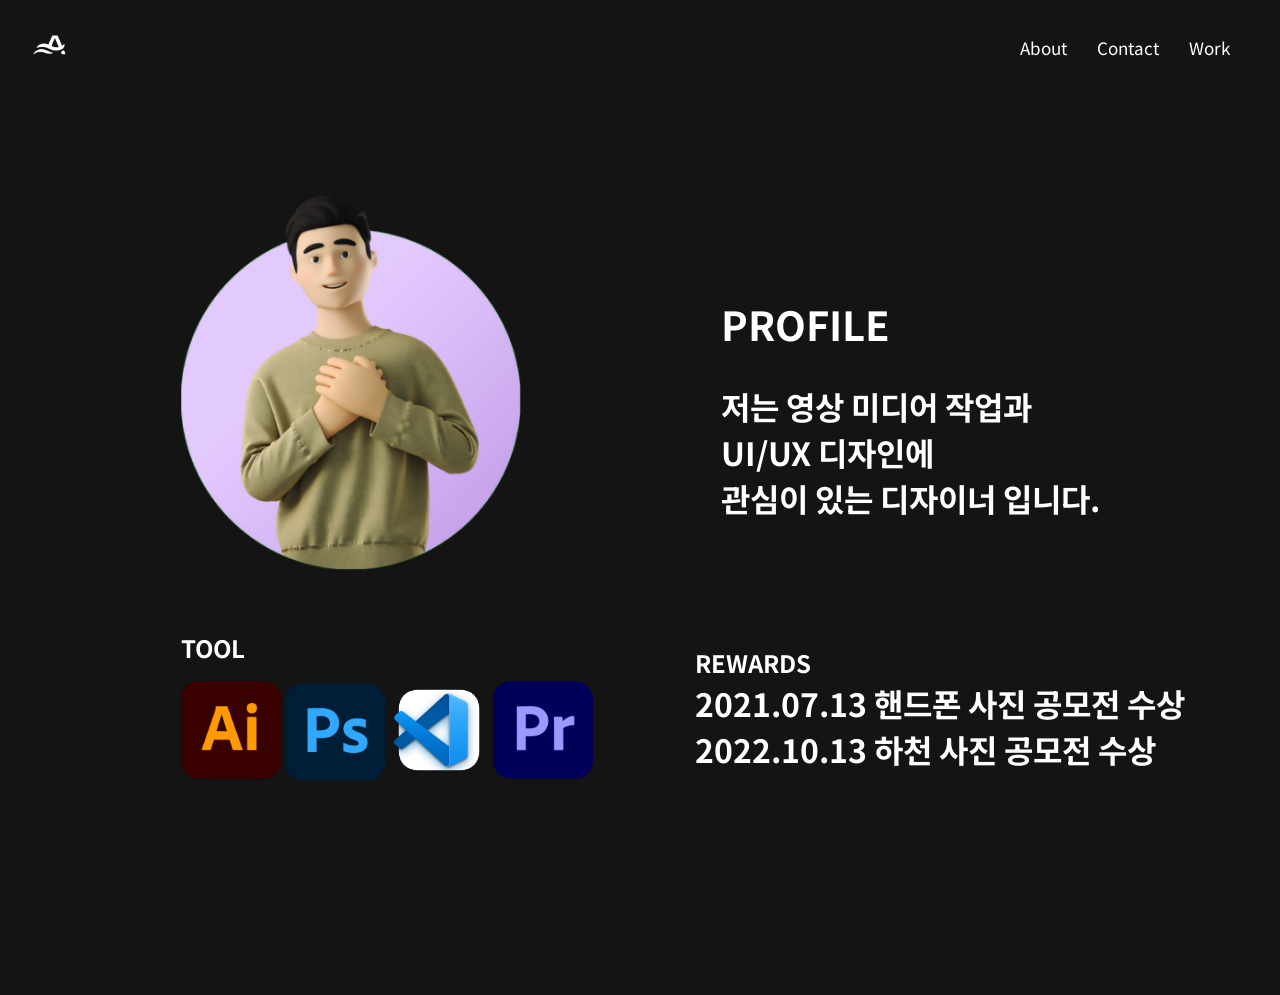
<file: about.html>
<!DOCTYPE html>
<html lang="en">
<head>
    <meta charset="UTF-8">
    <meta name="viewport" content="width=\, initial-scale=1.0">
    <title>Document</title>
    <link rel="stylesheet" href="about.css">
    <script src="https://unpkg.com/aos@2.3.1/dist/aos.js"></script>
</head>
<body>
    <header>
        <div class="logo">
            <a href="index.html">
                <img src="image/logo.png" alt="Logo">
            </a>
            </div>
            <nav>
            <ul class="nav-links">
                <li><a href="about.html">About</a></li>
                <li><a href="#">Contact</a></li>
                <li><a href="#">Work</a></li>
            </ul>
            <div class="burger">
                <div class="line1"></div>
                <div class="line2"></div>
                <div class="line3"></div>
            </div>
            </nav>
        </header>
        
    <div class="container">
        <div class="wrap">
        <div class="about_container">
            <div class="profile_wrap">
        <img class="proimg" src="image/profile.png" alt="">
        <div class="ttx">
        <h2 class="prottx">PROFILE</h2>
        <h1 class="prottx2">저는 영상 미디어 작업과 <br>
            UI/UX 디자인에 <br>
            관심이 있는 디자이너 입니다.</h1>
        </div>
    </div>

    <div class="tool_wrap">
        <h2>TOOL</h2>
        <img src="image/image (5) 1.png" alt="">
        <img src="image/image (6) 1.png" alt="">
        <img src="image/image (7) 1.png" alt="">
        <img src="image/image (8) 1.png" alt="">
    </div>

    <div class="reward_wrap">
        <h2>REWARDS</h2>
        <h1>2021.07.13 핸드폰 사진 공모전 수상 <br>
            2022.10.13 하천 사진 공모전 수상</h1>
    </div>
        </div>
        </div>
        
    </div>
    
    <script>
        const burger = document.querySelector('.burger');
      const navLinks = document.querySelector('.nav-links');
      const links = document.querySelectorAll('.nav-links li');
      
      
      burger.addEventListener('click', () => {
        navLinks.classList.toggle('nav-active');
        links.forEach((link, index) => {
          if (link.style.animation) {
            link.style.animation = '';
          } else {
            link.style.animation = `navLinkFade 0.5s ease forwards ${index / 7 + 0.3}s`;
          }
        });
        burger.classList.toggle('toggle');
      });
      </script>

<script>
    AOS.init();
</script>
</body>
</html>
</file>
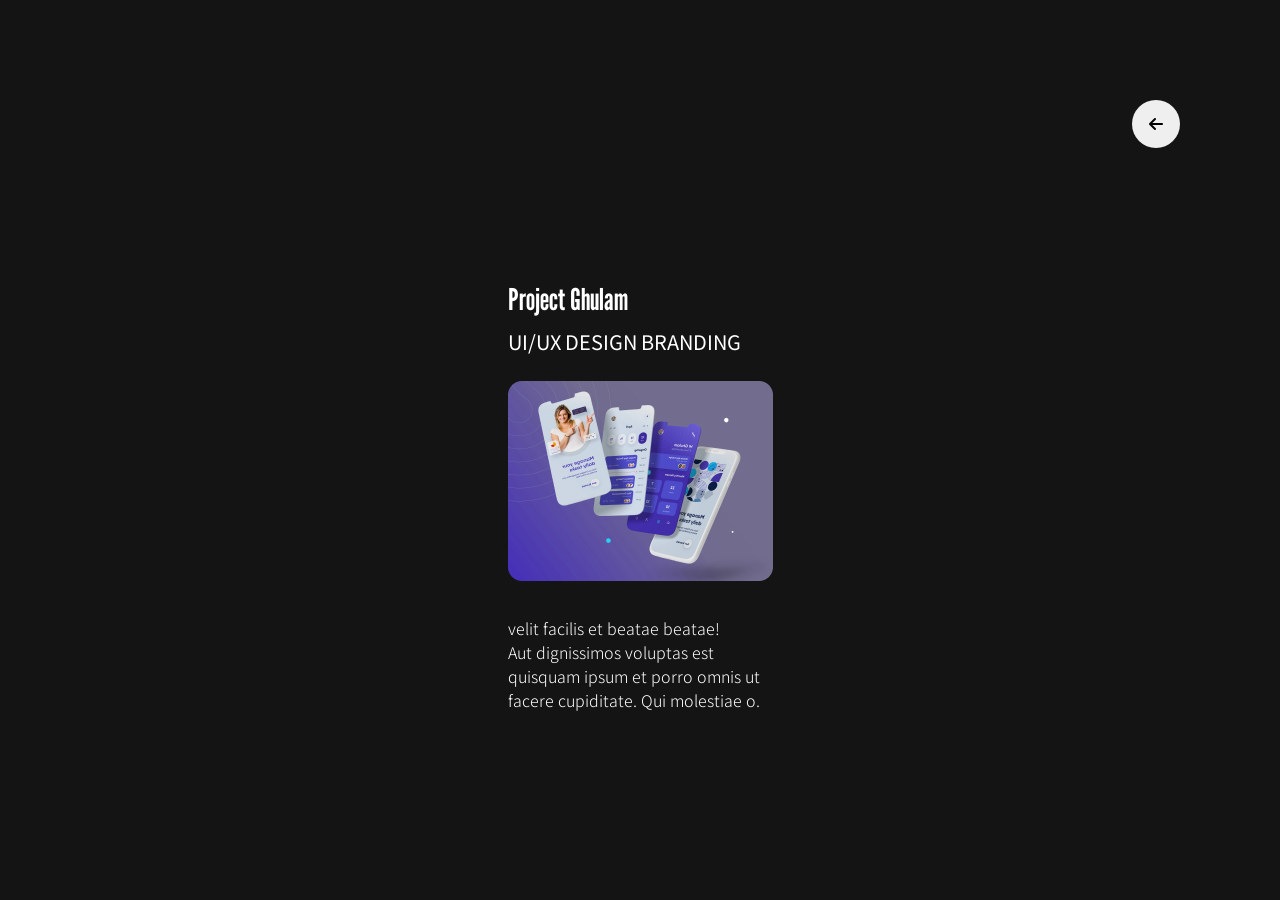
<file: moblie.html>
<!DOCTYPE html>
<html lang="en">
<head>
    <meta charset="UTF-8">
    <meta name="viewport" content="width=device-width, initial-scale=1.0">
    <title>Document</title>
    <link rel="stylesheet" href="mobile_vd.css">
    <link rel="stylesheet" href="https://cdnjs.cloudflare.com/ajax/libs/font-awesome/6.5.2/css/all.min.css">
</head>
<body>
    <div class="container">
        <div class="wrap">
        <h4>Project Ghulam</h4>
        <h2>UI/UX DESIGN BRANDING</h2>
        <img src="image/mobile ui1.png" alt="">
        <p>velit facilis et beatae beatae! <br>
            Aut dignissimos voluptas est  <br>
            quisquam ipsum et porro omnis ut <br>
            facere cupiditate. Qui molestiae o.</p>
        </div>
        <a href="index.html"><button class="close-btn"><i class="fa-solid fa-arrow-left"></i></button></a>
    </div>
</body>
</html>
</file>
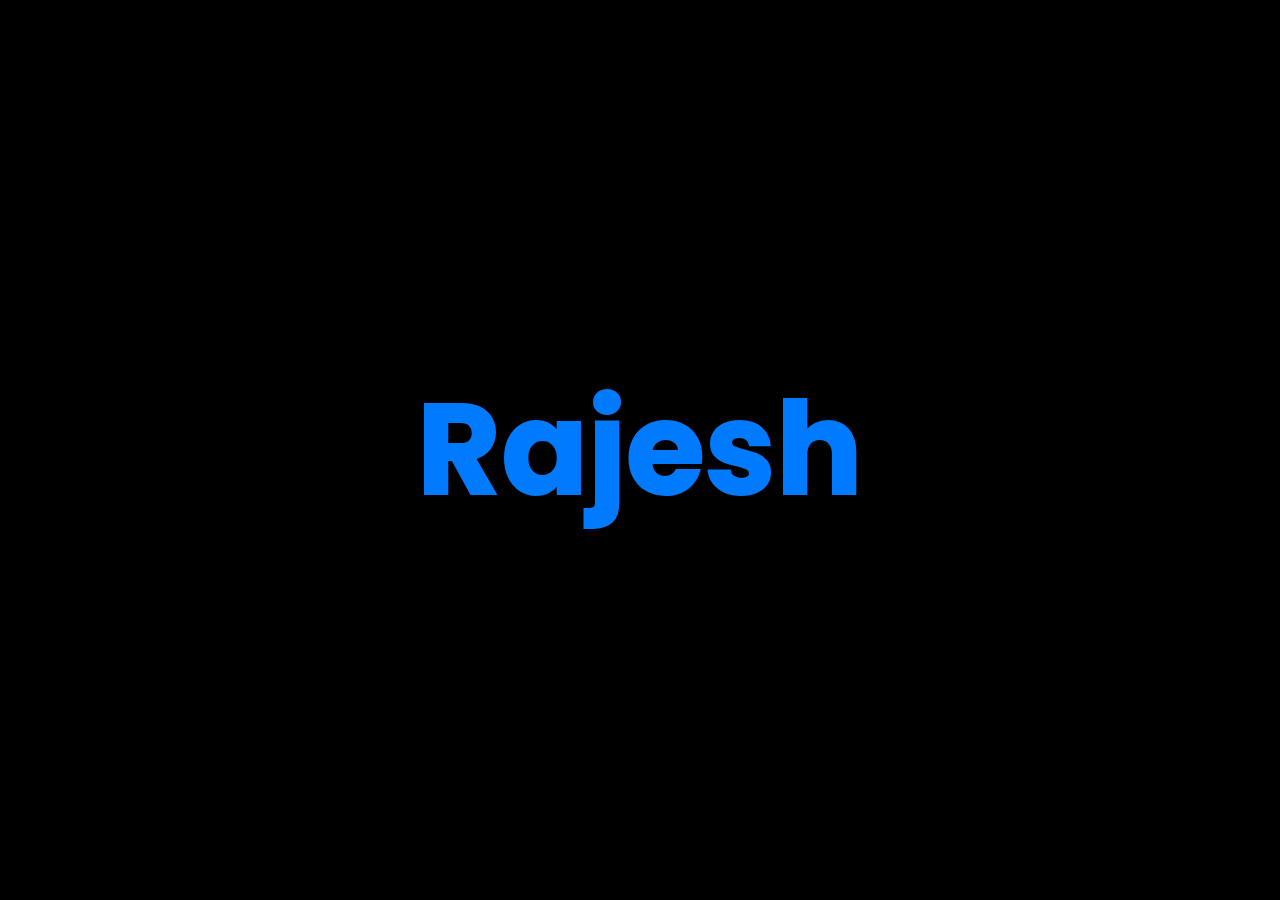
<file: text.html>
<!DOCTYPE html>
<html lang="en">
<head>
    <meta charset="UTF-8">
    <meta name="viewport" content="width=device-width, initial-scale=1.0">
    <title>Document</title>
    <link rel="stylesheet" href="text.css">
</head>
<body>
    <section>
        <div class="wrapper">
            <h1>Rajesh</h1>
            <h1>Rajesh</h1>
        </div>
    </section>
</body>
</html>
</file>
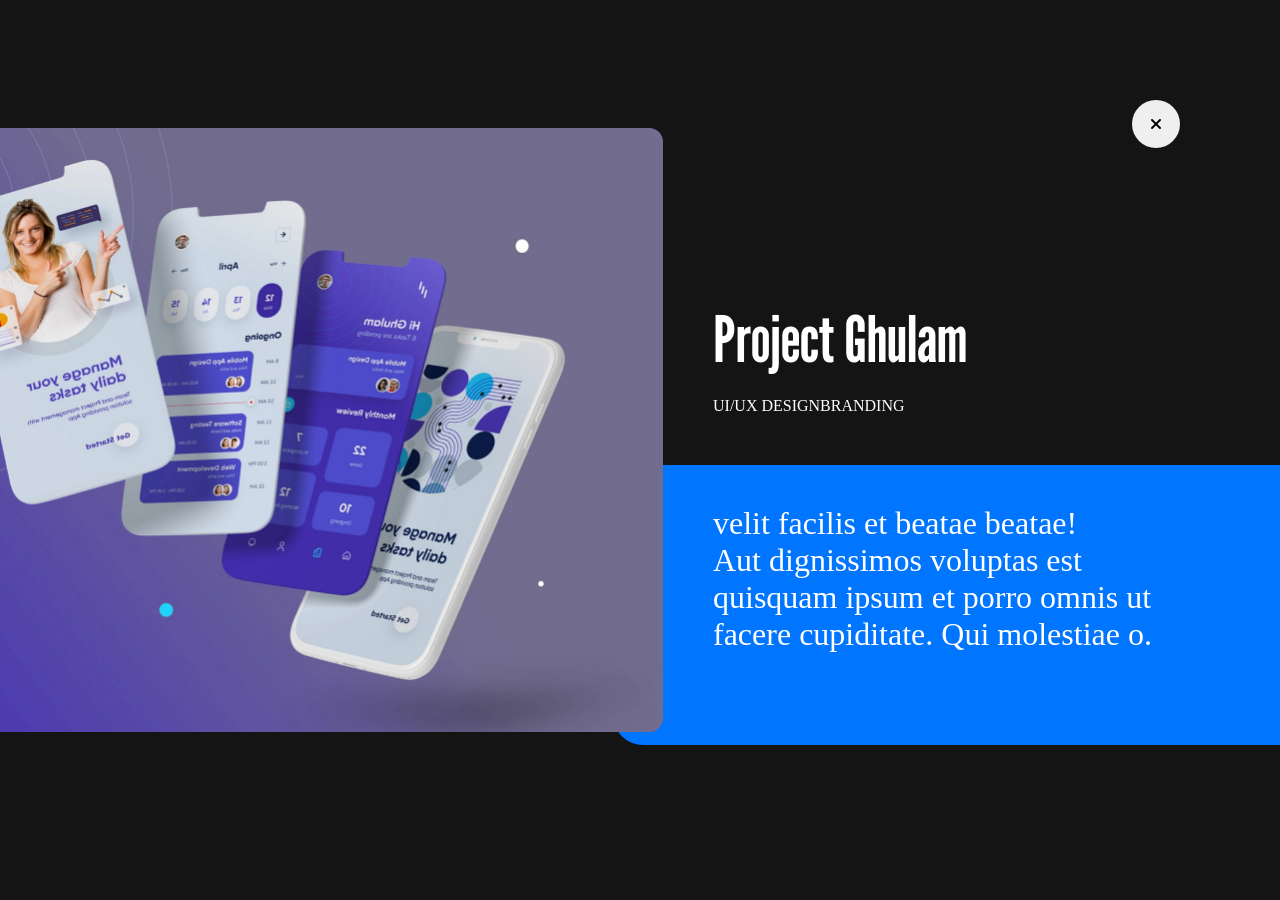
<file: ui1.html>
<!DOCTYPE html>
<html lang="en">
<head>
    <meta charset="UTF-8">
    <meta name="viewport" content="width=device-width, initial-scale=1.0">
    <title>Document</title>
    <link rel="stylesheet" href="ui1.css">
    <link rel="stylesheet" href="https://cdnjs.cloudflare.com/ajax/libs/font-awesome/6.5.2/css/all.min.css">
    <script src="https://unpkg.com/aos@2.3.1/dist/aos.js"></script>
</head>
<body>
    <div class="container">
        <div class="siteimg">
            <img class="site" src="image/app ui.png" alt="">
            </div>
        <div class="wrap">
            <div class="ttx">
                
    <h2 class="title">Project Ghulam</h2>
    <div class="ttx2">
        <h1 class="subttx">UI/UX DESIGN</h1>
        <h1 class="subttx">BRANDING</h1>
    </div>
    <div class="backgroud">
    <h1 class="ttx1">velit facilis et beatae beatae! <br>
        Aut dignissimos voluptas est  <br>
        quisquam ipsum et porro omnis ut <br>
        facere cupiditate. Qui molestiae o.</h1>
    </div>
            </div>
            <a href="port.html"><button class="close-btn"><i class="fa-solid fa-xmark"></i></button></a>
        </div>
    </div>

    <script>
        AOS.init();
    </script>
</body>
</html>
</file>
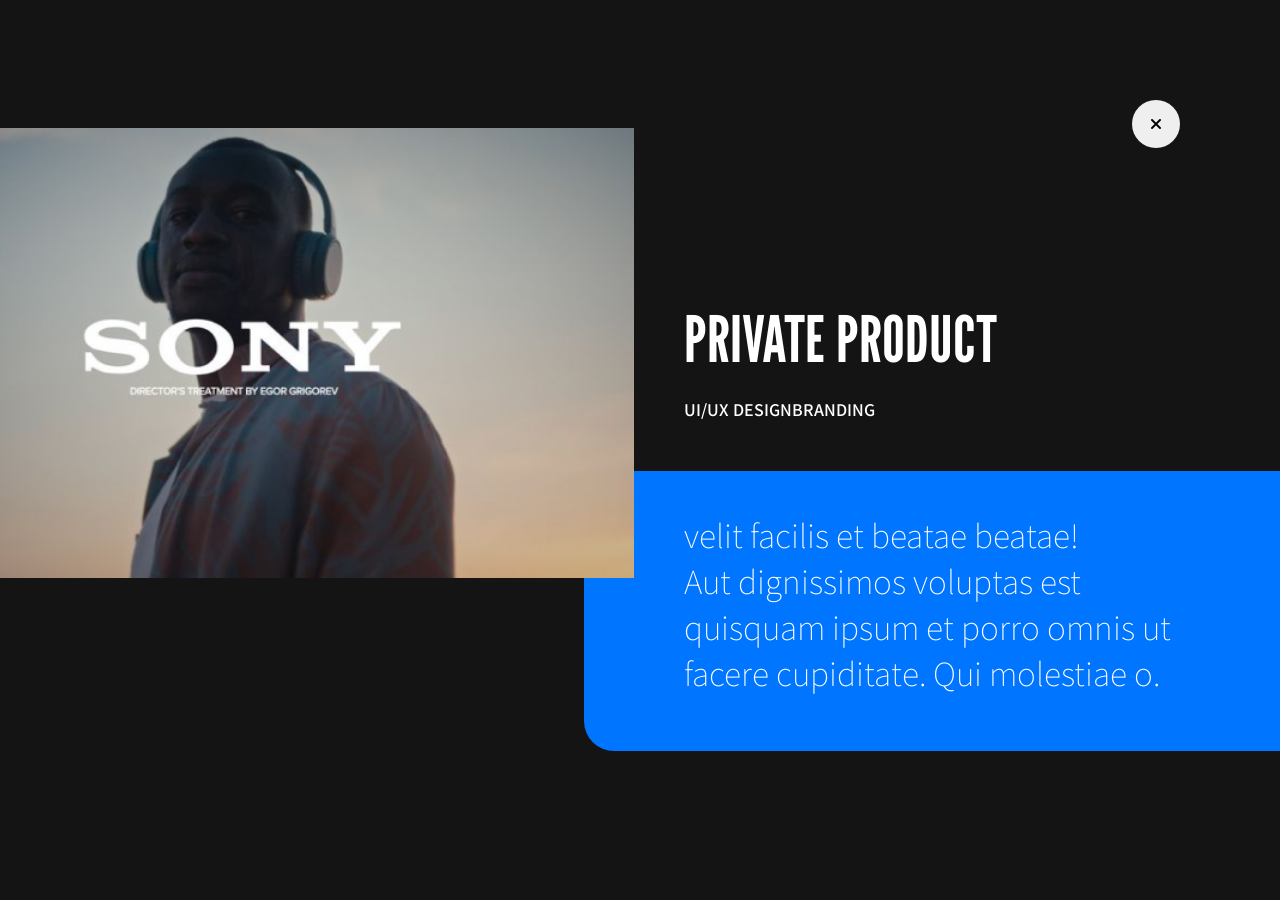
<file: vd1.html>
<!DOCTYPE html>
<html lang="en">
<head>
    <meta charset="UTF-8">
    <meta name="viewport" content="width=device-width, initial-scale=1.0">
    <title>Document</title>
    <link rel="stylesheet" href="vd1.css">
    <link rel="stylesheet" href="https://cdnjs.cloudflare.com/ajax/libs/font-awesome/6.5.2/css/all.min.css">

</head>
<body>
    <div class="container">
        <div class="siteimg">
            <img class="site" src="image/vd1.png" alt="">
            </div>
        <div class="wrap">
            <div class="ttx">
                
    <h2 class="title">PRIVATE PRODUCT</h2>
    <div class="ttx2">
        <h1 class="subttx">UI/UX DESIGN</h1>
        <h1 class="subttx">BRANDING</h1>
    </div>
    <div class="backgroud">
    <h1 class="ttx1">velit facilis et beatae beatae! <br>
        Aut dignissimos voluptas est  <br>
        quisquam ipsum et porro omnis ut <br>
        facere cupiditate. Qui molestiae o.</h1>
    </div>
            </div>
    <a href="index.html"><button class="close-btn"><i class="fa-solid fa-xmark"></i></button></a>
        </div>
    </div>

<div class="overlaycon">
    <a href="index.html"><button class="close-btn2"><i class="fa-solid fa-arrow-left"></i></button></a>
    <div class="overlaywrap">
        <img src="image/vd1.png" alt="">
        <h3>PRIVATE PRODUCT</h3>
        <p>velit facilis et beatae beatae! <br>
            Aut dignissimos voluptas est <br>
            quisquam ipsum et porro omnis ut <br>
            facere cupiditate. Qui molestiae o.</p>
    </div>

    <div class="overlaywrap">
        <img src="image/vd2.png" alt="">
        <h3>PRIVATE PRODUCT</h3>
        <p>velit facilis et beatae beatae! <br>
            Aut dignissimos voluptas est <br>
            quisquam ipsum et porro omnis ut <br>
            facere cupiditate. Qui molestiae o.</p>
    </div>

    <div class="overlaywrap">
        <img src="image/vd3.png" alt="">
        <h3>PRIVATE PRODUCT</h3>
        <p>velit facilis et beatae beatae! <br>
            Aut dignissimos voluptas est <br>
            quisquam ipsum et porro omnis ut <br>
            facere cupiditate. Qui molestiae o.</p>
    </div>
</div>
</body>
</html>
</file>
<file: about.css>
@import url('https://fonts.googleapis.com/css2?family=Noto+Sans+KR:wght@100..900&display=swap');
@import url('https://fonts.googleapis.com/css2?family=League+Gothic&family=Noto+Sans+KR:wght@100..900&display=swap');
@import url('https://fonts.googleapis.com/css2?family=League+Gothic&family=Noto+Sans+KR:wght@100..900&family=Oleo+Script:wght@400;700&display=swap');

/* ===== Scrollbar CSS ===== */
  /* Firefox */
  * {
    scrollbar-width: none;
    scrollbar-color: #0008ff #000000;
  }

  /* Chrome, Edge, and Safari */
  *::-webkit-scrollbar {
    width: 16px;
  }

  *::-webkit-scrollbar-track {
    background: #000000;
  }

  *::-webkit-scrollbar-thumb {
    background-color: #0008ff;
    border-radius: 10px;
    border: 3px solid #ffffff;
  }

*{
    margin: 0;
    padding: 0;
}

body{
    width: 100%;
    height: 100vh;
    background-color: #141414;
    font-family: "Noto Sans KR", sans-serif;
}

/* 전체 스타일링 */
header {
    display: flex;
    justify-content: space-between;
    align-items: center;
    padding: 20px;
    padding-right: 50px;
    background-color: #141414;
    color: #fff;
    }
    
    
    .logoimg {
        height: 100px;
    }
    
    .nav-links {
        display: flex;
        list-style: none;
    }
    
    .nav-links li {
        margin-left: 30px;
    }
    
    .nav-links a {
        color: #fff;
        text-decoration: none;
        font-size: 17px;
    }
    
    /* 햄버거 바 스타일링 */
    .burger {
        display: none;
        cursor: pointer;
        z-index: 12;
    }
    
    .burger div {
        width: 25px;
        height: 3px;
        background-color: #fff;
        margin: 5px;
        transition: all 0.3s ease;
        z-index: 12;
    }
    
    .logo img{
        height: 50px;
    }
    
    
    /* 반응형 스타일링 */
    @media screen and (max-width: 430px) {
  
        .cursor{
            display: none;
        }

      header {
        display: flex;
        justify-content: space-between;
        align-items: center;
        padding: 20px;
        padding-right: 20px;
        background-color: #141414;
        color: #fff;
        }
  
        .nav-links {
        position: fixed;
        right: 0px;
        height: 800px;
        top: 0;
        background-color: #141414;
        display: flex;
        flex-direction: column;
        justify-content: center;
        align-items: center;
        width: 100%;
        transform: translateX(100%);
        transition: transform 0.5s ease-in;
        visibility: hidden;
        z-index: 3;
        }
    
        .logo img{
            height: 50px;
        }
    
    
        .nav{
        position: relative;
        }
        .nav-links li {
        font-size: 24px;
        opacity: 0;
        line-height: 3;
        }
    
        .burger {
        position: absolute;
        display: block;
        z-index: 12;
        margin-left: -40px;
        margin-top: -15px;
        }
    }
    
    .nav-active {
        transform: translateX(0%);
        visibility: visible;
    }
    
    @keyframes navLinkFade {
        from {
        opacity: 0;
        transform: translateX(50px);
        }
        to {
        opacity: 1;
        transform: translateX(0px);
        }
    }
    
    .toggle .line1 {
        transform: rotate(-45deg) translate(-5px, 6px);
    }
    
    .toggle .line2 {
        opacity: 0;
    }
    
    .toggle .line3 {
        transform: rotate(45deg) translate(-5px, -6px);
    }



.container{
    width: 100%;
    height: 100%;
    display: flex;
    justify-content: center;
    text-align: center;
}

.wrap{
    justify-content: center;
    text-align: center;
}

.profile_wrap{
    display: flex;
    justify-content: space-between;
    padding-top: 100px;
}

.proimg{
    width: 340px;
}

.ttx{
    display: flex;
    flex-direction: column;
    text-align: left;
    padding-top: 100px;
    padding-left: 200px;
}


.prottx{
    color: white;
    font-size: 40px;
}

.prottx2{
    color: white;
    text-align: left;
    margin-top: 30px;
}

.tool_wrap{
    color: white;
    text-align: left;
    padding-top: 60px;
    left: -10%;
}

.tool_wrap h2{
    margin-bottom: 15px;
}

.tool_wrap img{
    width: 100px;
}

.reward_wrap{
    width: 800px;
    margin-left: 56%;
    color: white;
    text-align: left;
    margin-top: -140px;
}

/* 미디어 쿼리 추가 */
@media screen and (max-width: 430px) {
    .container {
        display: flex;
        flex-direction: column;
        align-items: center;
    }

    .wrap {
        width: 100%;
        padding: 0 10px;
        display: flex;
        flex-direction: column;
        align-items: center;
    }

    .about_container {
        width: 100%;
        max-width: 412px;
        display: flex;
        flex-direction: column;
        align-items: center;
    }

    .profile_wrap {
        width: 100%;
        flex-direction: column;
        align-items: center;
        padding-top: 20px;
    }

    .proimg {
        width: 40%;
        max-width: 340px;
    }

    .ttx {
        text-align: left;
        padding-top: 60px;
        padding-left: 0;
        margin-left: -30px;
        font-size: 10px;
    }

    .prottx {
        font-size: 30px;
    }

    .prottx2 {
        text-align: left;
        margin-top: 0px;
    }

    .tool_wrap {
        text-align: left;
        padding-top: 40px;
        width: 65%;
    }

    .tool_wrap img {
        width: 50px;
    }

    .reward_wrap {
        width: 65%;
        margin: 60px 0 0 0;
        text-align: left;
        font-size: 10px;
    }

    .reward_wrap h2, .tool_wrap h2, .prottx{
        font-family: "League Gothic", sans-serif;
        font-weight: 500;
    }

    .reward_wrap h2{
        font-size: 30px;
    }

    .reward_wrap h1{
        font-weight: 300;
        font-size: 17px;
    }

    .tool_wrap h2{
        font-size: 30px;
        margin-bottom: 0;
        padding-bottom: 10px;
    }

    .prottx2{
        font-weight: 300;
        font-size: 20px;
    }
}
</file>
<file: mobile_vd.css>
@import url('https://fonts.googleapis.com/css2?family=Noto+Sans+KR:wght@100..900&display=swap');
@import url('https://fonts.googleapis.com/css2?family=League+Gothic&family=Noto+Sans+KR:wght@100..900&display=swap');
@import url('https://fonts.googleapis.com/css2?family=League+Gothic&family=Noto+Sans+KR:wght@100..900&family=Oleo+Script:wght@400;700&display=swap');

*{
    margin: 0;
    padding: 0;
}

body{
    height: 800px;
    background-color: #141414;
    font-family: "Noto Sans KR", sans-serif;
}

.container{
    width: 100%;
    height: 100%;
    display: flex;
    justify-content: center;
    align-items: center;
    position: relative;
}

.wrap{
    color: white;
    padding-top: 15%;
}

.wrap h4 {
    font-family: "League Gothic", sans-serif;
    font-size: 30px;
    margin-bottom: 10px ;
    font-weight: 500;
}

.wrap h2{
    font-size: 20px;
    margin-bottom: 25px;
    font-weight: 400;
}

.wrap p{
    font-weight: 300;
    margin-top: 30px;
}

.close-btn {
    position: absolute;
    top: 100px; /* 상단에서 얼마나 떨어져 있을지 */
    right: 100px; /* 우측에서 얼마나 떨어져 있을지 */
    padding: 10px; /* 패딩 */
    width: 48px; /* 너비 */
    height: 48px; /* 높이 */
    background-color: FFFFFF; /* 배경색 */
    color: rgb(0, 0, 0); /* 글자색 */
    border: none; /* 테두리 없음 */
    cursor: pointer; /* 마우스 오버 시 커서 변경 */
    font-size: 16px; /* 글자 크기 */
    font-weight: bold; /* 글자 굵기 */
    border-radius: 50%; /* 원형 모양 */
    display: flex; /* Flexbox를 사용하여 */
    justify-content: center; /* 내용을 가운데 정렬 */
    align-items: center; /* 수직 가운데 정렬 */
}
</file>
<file: text.css>
@import url("https://fonts.googleapis.com/css?family=Poppins:100,200,300,400,500,600,700,800,900");

* {
	margin: 0;
	padding: 0;
	box-sizing: border-box;
	font-family: "Poppins", sans-serif;
}

body {
	display: flex;
	background: #000;
	min-height: 100vh;
	align-items: center;
	justify-content: center;
}

.wrapper {
	position: relative;
}

.wrapper h1 {
	color: #fff;
	font-size: 8em;
	position: absolute;
	transform: translate(-50%, -50%);
}

.wrapper h1:nth-child(1) {
	color: transparent;
	-webkit-text-stroke: 2px #007bff;
}

.wrapper h1:nth-child(2) {
	color: #007bff;
	animation: animate 4s ease-in-out infinite;
}

@keyframes animate {
	0%,
	100% {
		clip-path: polygon(
			0% 45%,
			16% 44%,
			33% 50%,
			54% 60%,
			70% 61%,
			84% 59%,
			100% 52%,
			100% 100%,
			0% 100%
		);
	}

	50% {
		clip-path: polygon(
			0% 60%,
			15% 65%,
			34% 66%,
			51% 62%,
			67% 50%,
			84% 45%,
			100% 46%,
			100% 100%,
			0% 100%
		);
	}
}
</file>
<file: ui1.css>
@import url('https://fonts.googleapis.com/css2?family=Noto+Sans+KR:wght@100..900&display=swap');
@import url('https://fonts.googleapis.com/css2?family=League+Gothic&family=Noto+Sans+KR:wght@100..900&display=swap');
@import url('https://fonts.googleapis.com/css2?family=League+Gothic&family=Noto+Sans+KR:wght@100..900&family=Oleo+Script:wght@400;700&display=swap');

*{
    margin: 0;
    padding: 0;
}

body{
    background-color: #141414;
}

body {
    opacity: 0;
    animation: fadeIn 1s forwards;
}

@keyframes fadeIn {
    from { opacity: 0; }
    to { opacity: 1; }
}

.container{
    width: 100%;
    height: 100%;
    display: flex;
    justify-content: center;
    text-align: center;
}

.wrap{
    display: flex;
    justify-content: center;
    text-align: center;
}

.ttx{
    width: 100%;
    margin-top: 20%;
    text-align: left;
    color: white;
    margin-left: 50px;
    margin-top: 300px;
}

.ttx2{
    display: flex;
    margin-top: 20px;
}

.title{
    font-family: "League Gothic", sans-serif;
    font-size: 64px;
    font-weight: 300;
}

.ttx1{
    position: absolute;
    font-weight: lighter;
    z-index: 1;
    margin-left: 100px;
    margin-top: 40px;
}

.subttx{
    font-size: 16px;
    font-weight: 500;
}

.siteimg{
    margin-top: 10%;
    margin-left: -450px;
}

.site{
    width: 800px;
}

.close-btn {
    position: absolute;
    top: 100px; /* 상단에서 얼마나 떨어져 있을지 */
    right: 100px; /* 우측에서 얼마나 떨어져 있을지 */
    padding: 10px; /* 패딩 */
    width: 48px; /* 너비 */
    height: 48px; /* 높이 */
    background-color: FFFFFF; /* 배경색 */
    color: rgb(0, 0, 0); /* 글자색 */
    border: none; /* 테두리 없음 */
    cursor: pointer; /* 마우스 오버 시 커서 변경 */
    font-size: 16px; /* 글자 크기 */
    font-weight: bold; /* 글자 굵기 */
    border-radius: 50%; /* 원형 모양 */
    display: flex; /* Flexbox를 사용하여 */
    justify-content: center; /* 내용을 가운데 정렬 */
    align-items: center; /* 수직 가운데 정렬 */
}

.close-btn i{
    color: black;
}

.backgroud{
    width: 760px;
    height: 280px;
    background-color: #0075FF;
    position: absolute;
    border-radius: 30px;
    margin-top: 50px;
    margin-left: -100px;
    z-index: -1;
}

@media screen and (max-width: 412px) {
    
    .container{
        width: 412px;
        height: 800px;
        display: flex;
        justify-content: center;
        text-align: center;
    }
    
    .wrap{
        display: flex;
        justify-content: center;
        text-align: center;
    }
    
    .ttx{
        width: 100%;
        margin-top: 20%;
        text-align: left;
        color: white;
        margin-left: 50px;
        margin-top: 300px;
    }
    
    .ttx2{
        display: flex;
        margin-top: 20px;
    }
    
    .title{
        font-family: "League Gothic", sans-serif;
        font-size: 64px;
        font-weight: 300;
    }
    
    .ttx1{
        position: absolute;
        font-weight: lighter;
        z-index: 1;
        margin-left: 100px;
        margin-top: 40px;
        font-size: 12px;
    }
    
    .subttx{
        font-size: 16px;
        font-weight: 500;
    }
    
    .siteimg{
        margin-top: 10%;
        margin-left: 450px;
        position: absolute;
    }
    
    .site{
        width: 265px;
    }
    
    .close-btn {
        position: absolute;
        top: 100px; /* 상단에서 얼마나 떨어져 있을지 */
        right: 100px; /* 우측에서 얼마나 떨어져 있을지 */
        padding: 10px; /* 패딩 */
        width: 48px; /* 너비 */
        height: 48px; /* 높이 */
        background-color: FFFFFF; /* 배경색 */
        color: rgb(0, 0, 0); /* 글자색 */
        border: none; /* 테두리 없음 */
        cursor: pointer; /* 마우스 오버 시 커서 변경 */
        font-size: 16px; /* 글자 크기 */
        font-weight: bold; /* 글자 굵기 */
        border-radius: 50%; /* 원형 모양 */
        display: flex; /* Flexbox를 사용하여 */
        justify-content: center; /* 내용을 가운데 정렬 */
        align-items: center; /* 수직 가운데 정렬 */
    }
    
    .close-btn i{
        color: black;
    }
    
    .backgroud{
        width: 760px;
        height: 280px;
        background-color: #141414;
        position: absolute;
        border-radius: 30px;
        margin-top: 50px;
        margin-left: -100px;
        z-index: -1;
        
    }
}
</file>
<file: vd1.css>
@import url('https://fonts.googleapis.com/css2?family=Noto+Sans+KR:wght@100..900&display=swap');
@import url('https://fonts.googleapis.com/css2?family=League+Gothic&family=Noto+Sans+KR:wght@100..900&display=swap');
@import url('https://fonts.googleapis.com/css2?family=League+Gothic&family=Noto+Sans+KR:wght@100..900&family=Oleo+Script:wght@400;700&display=swap');

*{
    margin: 0;
    padding: 0;
}

body{
    background-color: #141414;
    font-family: "Noto Sans KR", sans-serif;
}

.container{
    width: 100%;
    height: 100%;
    display: flex;
    justify-content: center;
    text-align: center;
}

.wrap{
    display: flex;
    justify-content: center;
    text-align: center;
}

.ttx{
    width: 100%;
    margin-top: 20%;
    text-align: left;
    color: white;
    margin-left: 50px;
    margin-top: 300px;
}

.ttx2{
    display: flex;
    margin-top: 20px;
}

.title{
    font-family: "League Gothic", sans-serif;
    font-size: 64px;
    font-weight: 300;
}

.ttx1{
    position: absolute;
    font-weight: lighter;
    z-index: 1;
    margin-left: 100px;
    margin-top: 40px;
}

.subttx{
    font-size: 16px;
    font-weight: 500;
}

.siteimg{
    margin-top: 10%;
    margin-left: -450px;
}

.site{
    width: 800px;
}

.close-btn {
    position: absolute;
    top: 100px; /* 상단에서 얼마나 떨어져 있을지 */
    right: 100px; /* 우측에서 얼마나 떨어져 있을지 */
    padding: 10px; /* 패딩 */
    width: 48px; /* 너비 */
    height: 48px; /* 높이 */
    background-color: FFFFFF; /* 배경색 */
    color: rgb(0, 0, 0); /* 글자색 */
    border: none; /* 테두리 없음 */
    cursor: pointer; /* 마우스 오버 시 커서 변경 */
    font-size: 16px; /* 글자 크기 */
    font-weight: bold; /* 글자 굵기 */
    border-radius: 50%; /* 원형 모양 */
    display: flex; /* Flexbox를 사용하여 */
    justify-content: center; /* 내용을 가운데 정렬 */
    align-items: center; /* 수직 가운데 정렬 */
}

.close-btn i{
    color: black;
}

.backgroud{
    width: 760px;
    height: 280px;
    background-color: #0075FF;
    position: absolute;
    border-radius: 30px;
    margin-top: 50px;
    margin-left: -100px;
    z-index: -1;

}

.overlaycon{
    display: none;
}

@media screen and (max-width: 430px) {
    
    .container{
        width: 430px;
        height: 900px;
        display: none;
        justify-content: center;
        text-align: center;
    }
    
    .wrap{
        display: flex;
        justify-content: center;
        text-align: center;
    }
    
    .ttx{
        width: 100%;
        margin-top: 20%;
        text-align: left;
        color: white;
        margin-left: 50px;
        margin-top: 300px;
    }
    
    .ttx2{
        display: flex;
        margin-top: 20px;
    }
    
    .title{
        font-family: "League Gothic", sans-serif;
        font-size: 64px;
        font-weight: 300;
    }
    
    .ttx1{
        position: absolute;
        font-weight: lighter;
        z-index: 1;
        margin-left: 100px;
        margin-top: 40px;
        font-size: 12px;
    }
    
    .subttx{
        font-size: 16px;
        font-weight: 500;
    }
    
    .siteimg{
        margin-top: 10%;
        margin-left: 450px;
        position: absolute;
    }
    
    .site{
        width: 265px;
    }
    
    .close-btn {
        position: absolute;
        top: 100px; /* 상단에서 얼마나 떨어져 있을지 */
        right: 100px; /* 우측에서 얼마나 떨어져 있을지 */
        padding: 10px; /* 패딩 */
        width: 48px; /* 너비 */
        height: 48px; /* 높이 */
        background-color: FFFFFF; /* 배경색 */
        color: rgb(0, 0, 0); /* 글자색 */
        border: none; /* 테두리 없음 */
        cursor: pointer; /* 마우스 오버 시 커서 변경 */
        font-size: 16px; /* 글자 크기 */
        font-weight: bold; /* 글자 굵기 */
        border-radius: 50%; /* 원형 모양 */
        display: flex; /* Flexbox를 사용하여 */
        justify-content: center; /* 내용을 가운데 정렬 */
        align-items: center; /* 수직 가운데 정렬 */
    }
    
    .close-btn i{
        color: black;
    }
    
    .backgroud{
        width: 760px;
        height: 280px;
        background-color: #141414;
        position: absolute;
        border-radius: 30px;
        margin-top: 50px;
        margin-left: -100px;
        z-index: -1;
        
    }

    .overlaycon{
        width: 100%;
        height: 100%;
        display: block;
    }


    .overlaywrap{
        padding-top: 40%;
        padding-left: 15%;
        color: white;
    }

    .overlaywrap h3{
        font-size: 24px;
        font-weight: 600;
        margin-top: 10px;
        margin-bottom: 15px;
    }

    .overlaywrap p{
        font-weight: 300;
    }

    .overlaywrap:last-child{
        padding-bottom: 200px;
    }
    .overlaywrap img{
        width: 292px;
    }

    .close-btn2 {
        position: absolute;
        top: 60px; /* 상단에서 얼마나 떨어져 있을지 */
        right: 55px; /* 우측에서 얼마나 떨어져 있을지 */
        padding: 10px; /* 패딩 */
        width: 48px; /* 너비 */
        height: 48px; /* 높이 */
        background-color: FFFFFF; /* 배경색 */
        color: rgb(0, 0, 0); /* 글자색 */
        border: none; /* 테두리 없음 */
        cursor: pointer; /* 마우스 오버 시 커서 변경 */
        font-size: 16px; /* 글자 크기 */
        font-weight: bold; /* 글자 굵기 */
        border-radius: 50%; /* 원형 모양 */
        display: flex; /* Flexbox를 사용하여 */
        justify-content: center; /* 내용을 가운데 정렬 */
        align-items: center; /* 수직 가운데 정렬 */
    }
    
    .close-btn2 i{
        color: black;
    }
}
</file>
